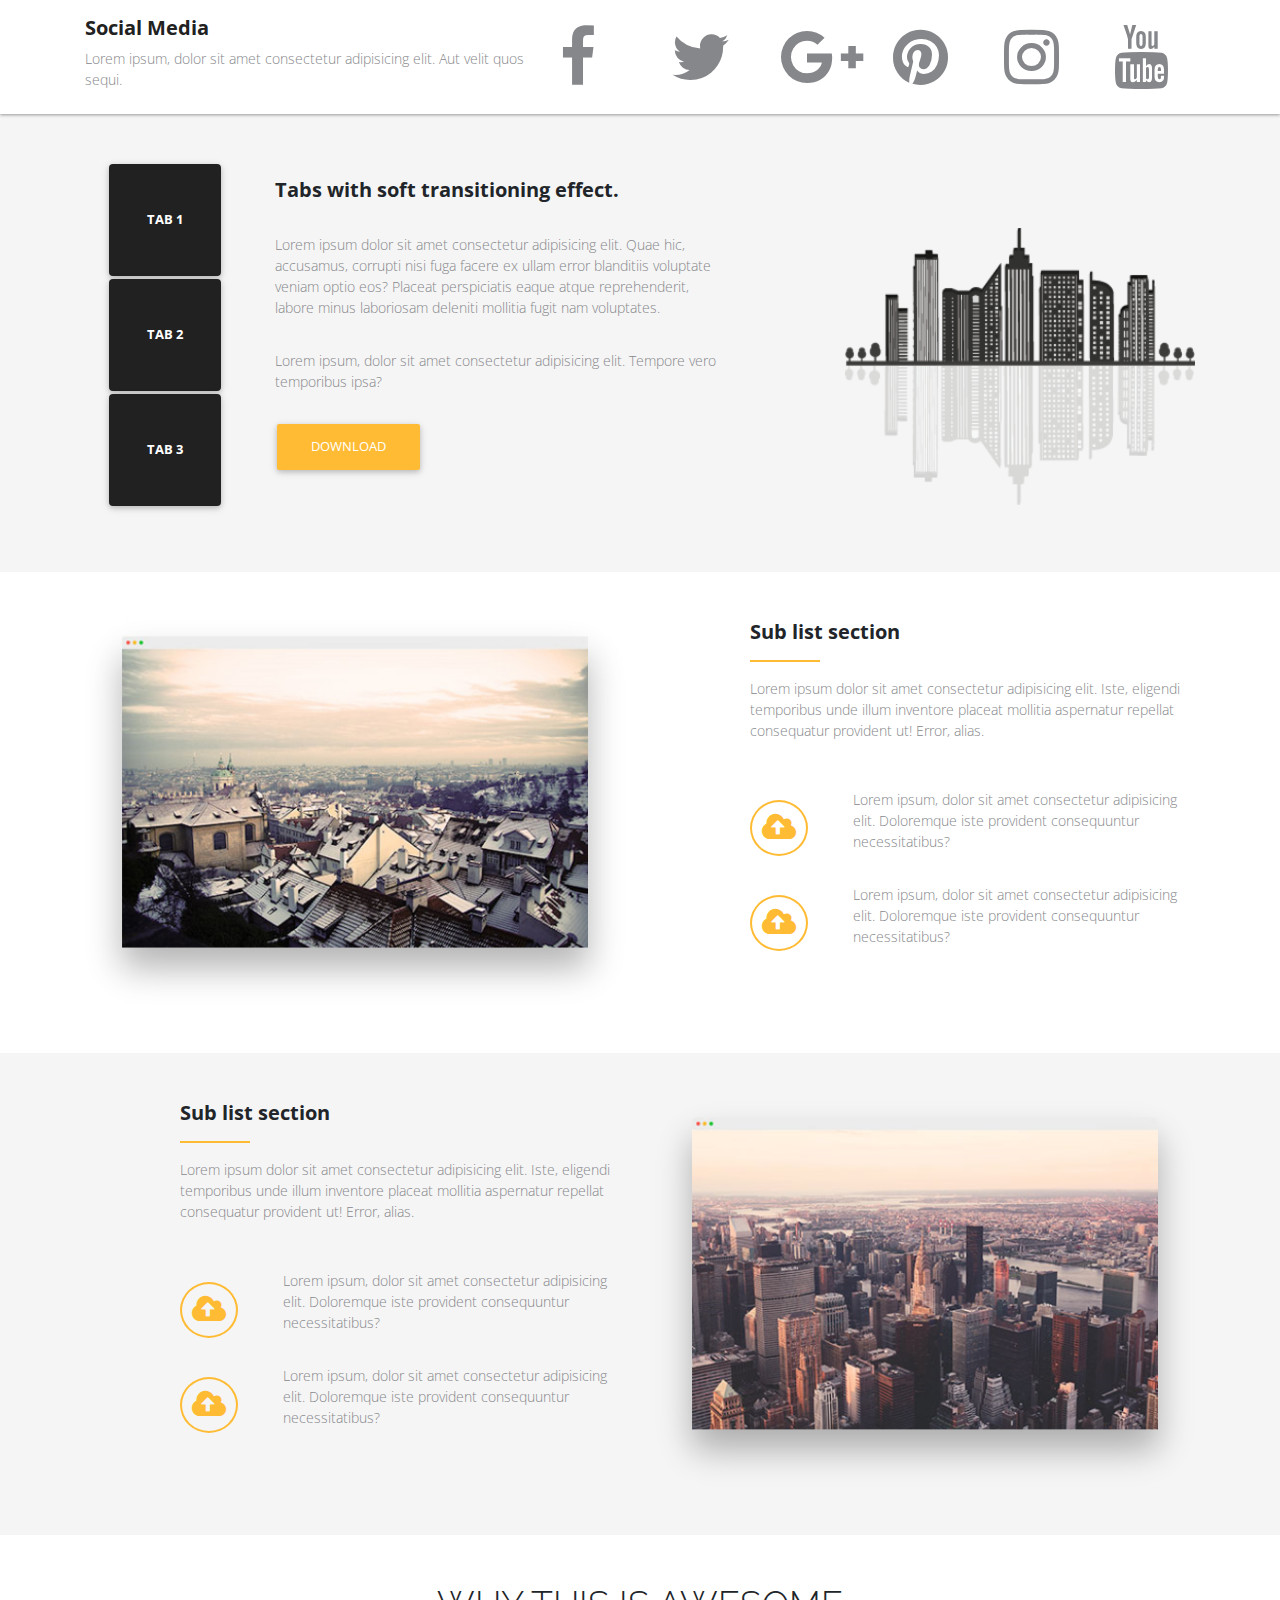
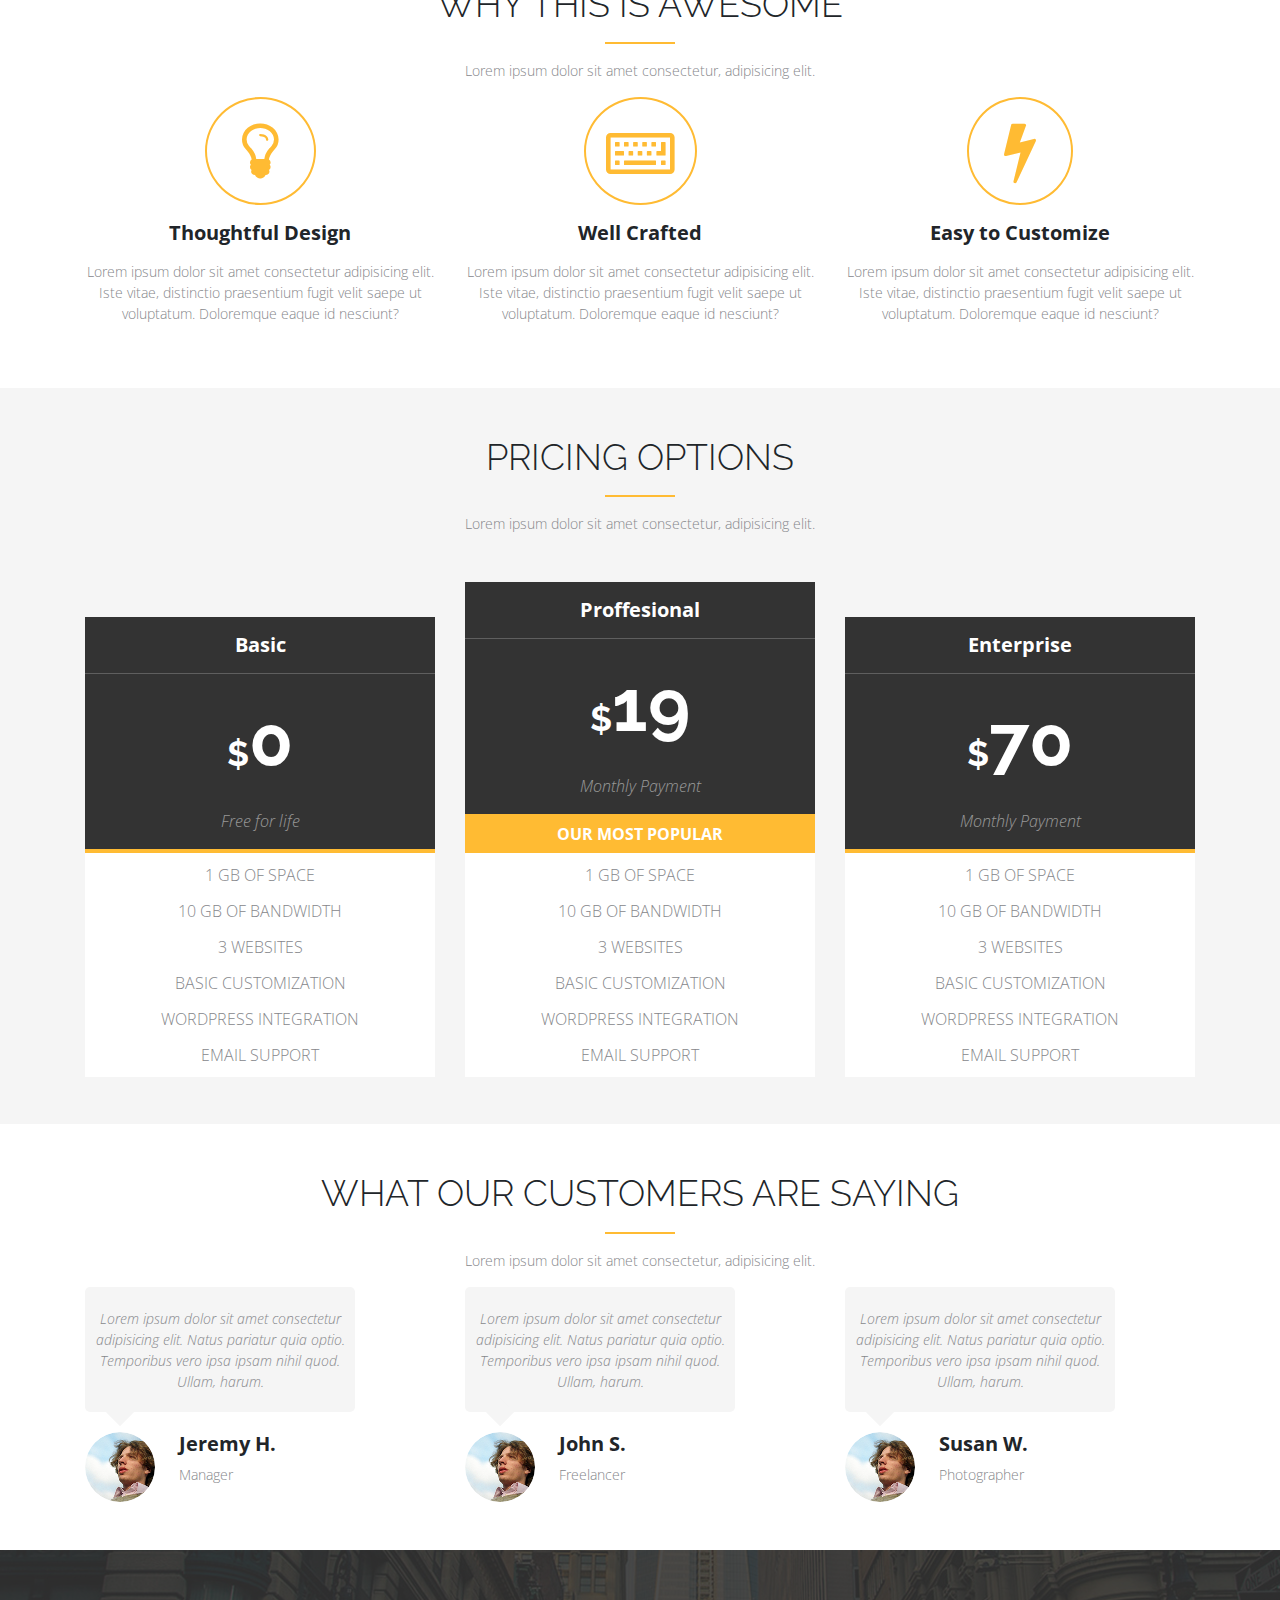
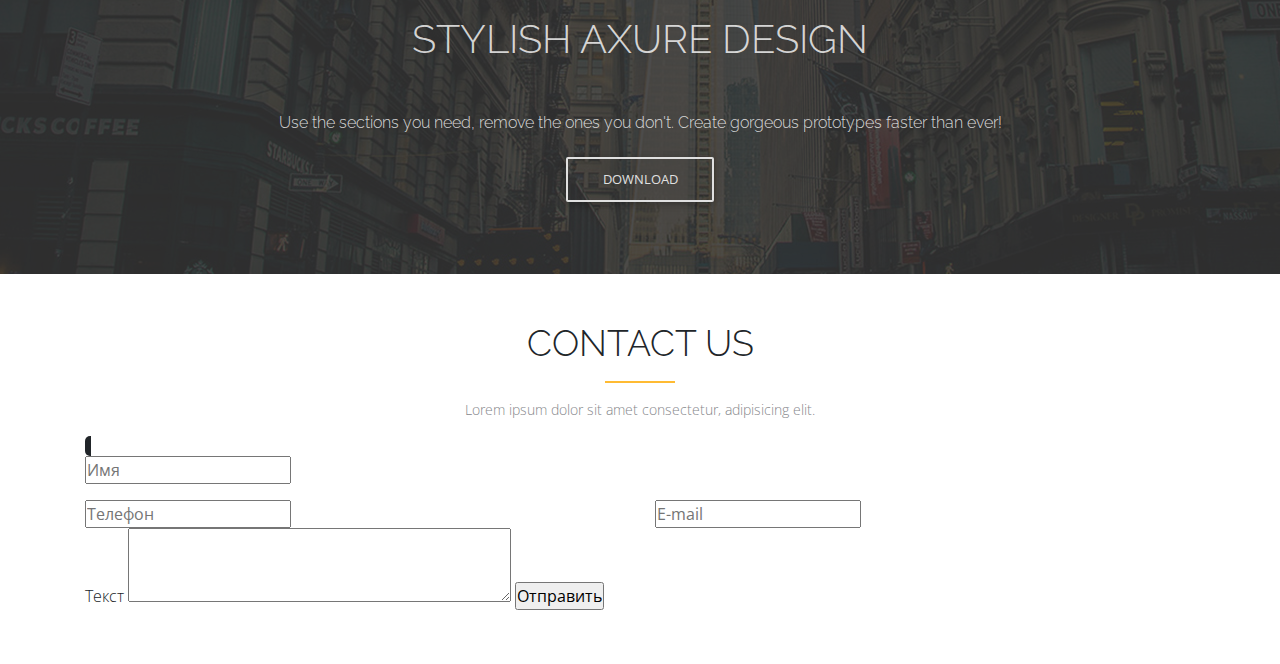
<file: MDB-Free_4.12.0/index.html>
<!DOCTYPE html>
<html lang="en">
<head>
  <meta charset="UTF-8">
  <meta name="viewport" content="width=device-width, initial-scale=1.0">
  <title>Document</title>
  <!-- MDB icon -->
  <link rel="icon" href="img/mdb-favicon.ico" type="image/x-icon">
  <!-- Font Awesome -->
  <link rel="stylesheet" href="/font-awesome-4.7.0/font-awesome-4.7.0/css/font-awesome.min.css">
  <link href="https://fonts.googleapis.com/css?family=Open+Sans:400,700|Raleway:400,700&display=swap" rel="stylesheet">
  <!-- Google Fonts Roboto -->
  <link rel="stylesheet" href="https://fonts.googleapis.com/css?family=Roboto:300,400,500,700&display=swap">
  <!-- Bootstrap core CSS -->
  <link rel="stylesheet" href="css/bootstrap.min.css">
  <!-- Material Design Bootstrap -->
  <link rel="stylesheet" href="css/mdb.min.css">
  <!-- Your custom styles (optional) -->
  <link rel="stylesheet" href="css/style.css">
</head>
<body>

<!-- Brand Bar -->
<div class="container-fluid" style="box-shadow: 0px 1px 3px 0px rgba(0, 0, 0, 0.38); position: relative; z-index: 1031;">
  <div class="container py-2">
    <div class="row align-items-center pt-2" style="color: #86878b;">
      <div class="col-lg-5 col-sm-12 brand-bar">
        <h5 class="font-weight-bold text-dark">Social Media</h5>
        <p style="font-size: 14px;">Lorem ipsum, dolor sit amet consectetur adipisicing elit. Aut velit quos sequi.</p>
      </div>
      <div class="col pb-2">
        <i class="fa fa-facebook fa-4x" aria-hidden="true"></i>
      </div>
      <div class="col pb-2">
        <i class="fa fa-twitter fa-4x" aria-hidden="true"></i>
      </div>
      <div class="col pb-2">
        <i class="fa fa-google-plus fa-4x" aria-hidden="true"></i>
      </div>
      <div class="col pb-2">
        <i class="fa fa-pinterest fa-4x" aria-hidden="true"></i>
      </div>
      <div class="col pb-2">
        <i class="fa fa-instagram fa-4x" aria-hidden="true"></i>
      </div>
      <div class="col pb-2">
        <i class="fa fa-youtube fa-4x" aria-hidden="true"></i>
      </div>
    </div>
  </div>
</div>

<!-- Features -->
<div class="container-fluid" style="background-color: #f5f5f5;">
  <div class="container py-5">
    <div class="row">
      <div class="col-lg-2 col-sm-12 flex-column align-self-center text-center mb-3">
        <button type="button" class="btn btn-dark rounded font-weight-bold btn-hover-warning" style="width: 112px; height: 112px; margin: .1rem;">TAB 1</button>
        <button type="button" class="btn btn-dark rounded font-weight-bold btn-hover-warning" style="width: 112px; height: 112px; margin: .1rem;">TAB 2</button>
        <button type="button" class="btn btn-dark rounded font-weight-bold btn-hover-warning" style="width: 112px; height: 112px; margin: .1rem;">TAB 3</button>
      </div>
      <div class="col-lg-5 col-sm-12">
        <h5 class="font-weight-bold pt-3">Tabs with soft transitioning effect.</h5>
        <p style="font-size: 14px; color: rgb(134, 135, 139);" class="pt-4">Lorem ipsum dolor sit amet consectetur adipisicing elit. Quae hic, accusamus,
           corrupti nisi fuga facere ex ullam error blanditiis voluptate veniam optio eos?
            Placeat perspiciatis eaque atque reprehenderit, labore minus laboriosam deleniti
             mollitia fugit nam voluptates.</p>
        <p style="font-size: 14px; color: rgb(134, 135, 139);" class="pt-3">Lorem ipsum, dolor sit amet consectetur adipisicing elit. Tempore vero temporibus ipsa?</p>
        <button type="button" class="btn btn-warning mt-3 text-white" style="margin: .1rem;">Download</button>
      </div>
      <div class="col-lg-4 offset-lg-1 col-sm-12 align-self-center mt-5">
        <img src="img/town.png" alt="town" class="w-100">
      </div>
    </div>
  </div>
</div>

<div class="container my-5">
  <div class="row">
    <div class="col-lg-6 col-sm-12 text-center">
      <img src="img/image_window.jpg" alt="image_window" class="w-100">
    </div>
    <div class="col-lg-5 offset-lg-1 col-sm-12">
      <h5 class="font-weight-bold mb-3">Sub list section</h5>
      <div style="width: 70px; height: 2px; background-color: #fb3;"></div>
      <p class="my-3" style="font-size: 14px; color: rgb(134, 135, 139);">
        Lorem ipsum dolor sit amet consectetur adipisicing elit.
        Iste, eligendi temporibus unde illum inventore placeat mollitia aspernatur repellat 
        consequatur provident ut! Error, alias.</p>
      
      <div class="row mt-5 align-items-center">
        <div class="col-2">
          <i class="fa fa-cloud-upload fa-2x" aria-hidden="true"
        style="border: 2px solid #fb3; border-radius: 50%; padding: 10px; color: #fb3;"></i>
        </div>
        <div class="col ml-4">
          <p style="font-size: 14px; color: rgb(134, 135, 139);">Lorem ipsum, dolor sit amet consectetur adipisicing elit. Doloremque iste provident consequuntur necessitatibus?</p>
        </div>
      </div>
      <div class="row mt-3 align-items-center">
        <div class="col-2">
          <i class="fa fa-cloud-upload fa-2x" aria-hidden="true"
        style="border: 2px solid #fb3; border-radius: 50%; padding: 10px; color: #fb3;"></i>
        </div>
        <div class="col ml-4">
          <p style="font-size: 14px; color: rgb(134, 135, 139);">Lorem ipsum, dolor sit amet consectetur adipisicing elit. Doloremque iste provident consequuntur necessitatibus?</p>
        </div>
      </div> 
    </div>
  </div>
</div>

<div class="container-fluid" style="background-color: #f5f5f5;">
  <div class="container">
    <div class="row py-5">
      <div class="col-lg-5 offset-lg-1 col-sm-12">
        <h5 class="font-weight-bold mb-3">Sub list section</h5>
        <div style="width: 70px; height: 2px; background-color: #fb3;"></div>
        <p class="my-3" style="font-size: 14px; color: rgb(134, 135, 139);">
          Lorem ipsum dolor sit amet consectetur adipisicing elit.
          Iste, eligendi temporibus unde illum inventore placeat mollitia aspernatur repellat 
          consequatur provident ut! Error, alias.</p>
        
        <div class="row mt-5 align-items-center">
          <div class="col-2">
            <i class="fa fa-cloud-upload fa-2x" aria-hidden="true"
          style="border: 2px solid #fb3; border-radius: 50%; padding: 10px; color: #fb3;"></i>
          </div>
          <div class="col ml-4">
            <p style="font-size: 14px; color: rgb(134, 135, 139);">Lorem ipsum, dolor sit amet consectetur adipisicing elit. Doloremque iste provident consequuntur necessitatibus?</p>
          </div>
        </div>
        <div class="row mt-3 align-items-center">
          <div class="col-2">
            <i class="fa fa-cloud-upload fa-2x" aria-hidden="true"
          style="border: 2px solid #fb3; border-radius: 50%; padding: 10px; color: #fb3;"></i>
          </div>
          <div class="col ml-4">
            <p style="font-size: 14px; color: rgb(134, 135, 139);">Lorem ipsum, dolor sit amet consectetur adipisicing elit. Doloremque iste provident consequuntur necessitatibus?</p>
          </div>
        </div> 
      </div>
      <div class="col-lg-6 col-sm-12 text-center">
        <img src="img/image_right_standard.png" alt="image_window" class="w-100">
      </div>
    </div>
  </div>
</div>

<!-- Our process -->
<div class="container my-5">
  <h1 class="text-uppercase text-center mb-3" style="font-size: 36px; font-family: 'Raleway', sans-serif;">Why this is awesome</h1>
  <div style="width: 70px; height: 2px; background-color: #fb3; margin-left: auto; margin-right: auto;"></div>
  <p class="text-center my-3" style="font-size: 14px; color: rgb(134, 135, 139);">Lorem ipsum dolor sit amet consectetur, adipisicing elit.</p>

  <div class="row text-center">
    <div class="col-lg-4 col-md-6 col-sm-12">
      <i class="fa fa-lightbulb-o fa-4x" aria-hidden="true"
        style="border: 2px solid #fb3; border-radius: 50%; padding: 20px 35px; color: #fb3;"></i>
      <h5 class="text-center my-3 font-weight-bold">Thoughtful Design</h5>
      <p class="text-center my-3" style="font-size: 14px; color: rgb(134, 135, 139);">Lorem ipsum dolor sit amet consectetur adipisicing elit. 
        Iste vitae, distinctio praesentium fugit velit saepe ut voluptatum. Doloremque eaque id nesciunt?</p>
    </div>
    <div class="col-lg-4 col-md-6 col-sm-12">
      <i class="fa fa-keyboard-o fa-4x" aria-hidden="true"
        style="border: 2px solid #fb3; border-radius: 50%; padding: 20px; color: #fb3;"></i>
      <h5 class="text-center my-3 font-weight-bold">Well Crafted</h5>
      <p class="text-center my-3" style="font-size: 14px; color: rgb(134, 135, 139);">Lorem ipsum dolor sit amet consectetur adipisicing elit. 
        Iste vitae, distinctio praesentium fugit velit saepe ut voluptatum. Doloremque eaque id nesciunt?</p>
    </div>
    <div class="col-lg-4 col-md-6 col-sm-12">
      <i class="fa fa-bolt fa-4x" aria-hidden="true"
        style="border: 2px solid #fb3; border-radius: 50%; padding: 20px 35px; color: #fb3;"></i>
      <h5 class="text-center my-3 font-weight-bold">Easy to Customize</h5>
      <p class="text-center my-3" style="font-size: 14px; color: rgb(134, 135, 139);">Lorem ipsum dolor sit amet consectetur adipisicing elit. 
        Iste vitae, distinctio praesentium fugit velit saepe ut voluptatum. Doloremque eaque id nesciunt?</p>
    </div>
  </div>
</div>

<!-- Pricing -->

<div class="container-fluid" style="background-color: #f5f5f5;">
  <div class="container py-5">
    <h1 class="text-uppercase text-center mb-3" style="font-size: 36px; font-family: 'Raleway', sans-serif;">Pricing options</h1>
    <div style="width: 70px; height: 2px; background-color: #fb3; margin-left: auto; margin-right: auto;"></div>
    <p class="text-center my-3" style="font-size: 14px; color: rgb(134, 135, 139);">Lorem ipsum dolor sit amet consectetur, adipisicing elit.</p>

    <div class="row mt-5 align-items-end">
      <div class="col-lg-4 col-md-6 col-sm-12">
        <div class="pricing">
          <h5 class="text-center pt-3 text-white font-weight-bold">Basic</h5>
          <div class="pricing-line-top mt-3"></div>
          <h1 class="text-center text-white font-weight-bold my-4" style="font-size: 72px; font-family: 'Raleway', sans-serif;">
            <span class="text-white font-weight-bold" style="font-size: 35px; font-family: 'Raleway', sans-serif;">$</span>0
          </h1>
          <p class="mb-3 text-center" style="color: rgba(255, 255, 255, 0.502)"><i>Free for life</i></p>
          <div class="pricing-line-down"></div>
          <div class="pricing-list">
            <ul class="py-1 text-center text-uppercase" style="color: #86878b">
              <li>1 gb of space</li>
              <li>10 gb of bandwidth</li>
              <li>3 websites</li>
              <li>basic customization</li>
              <li>wordpress integration</li>
              <li>email support</li>
            </ul>
          </div>
        </div>
      </div>

      <div class="col-lg-4 col-md-6 col-sm-12">
        <div class="pricing-popular">
          <h5 class="text-center pt-3 text-white font-weight-bold">Proffesional</h5>
          <div class="pricing-line-top mt-3"></div>
          <h1 class="text-center text-white font-weight-bold my-4" style="font-size: 72px; font-family: 'Raleway', sans-serif;">
            <span class="text-white font-weight-bold" style="font-size: 35px; font-family: 'Raleway', sans-serif;">$</span>19
          </h1>
          <p class="mb-3 text-center" style="color: rgba(255, 255, 255, 0.502)"><i>Monthly Payment</i></p>
          <div class="pricing-line-down-popular text-center font-weight-bold pt-2">Our most popular</div>
          <div class="pricing-list">
            <ul class="py-1 text-center text-uppercase" style="color: #86878b">
              <li>1 gb of space</li>
              <li>10 gb of bandwidth</li>
              <li>3 websites</li>
              <li>basic customization</li>
              <li>wordpress integration</li>
              <li>email support</li>
            </ul>
          </div>
        </div>
      </div>

      <div class="col-lg-4 col-md-6 col-sm-12">
        <div class="pricing">
          <h5 class="text-center pt-3 text-white font-weight-bold">Enterprise</h5>
          <div class="pricing-line-top mt-3"></div>
          <h1 class="text-center text-white font-weight-bold my-4" style="font-size: 72px; font-family: 'Raleway', sans-serif;">
            <span class="text-white font-weight-bold" style="font-size: 35px; font-family: 'Raleway', sans-serif;">$</span>70
          </h1>
          <p class="mb-3 text-center" style="color: rgba(255, 255, 255, 0.502)"><i>Monthly Payment</i></p>
          <div class="pricing-line-down"></div>
          <div class="pricing-list">
            <ul class="py-1 text-center text-uppercase" style="color: #86878b">
              <li>1 gb of space</li>
              <li>10 gb of bandwidth</li>
              <li>3 websites</li>
              <li>basic customization</li>
              <li>wordpress integration</li>
              <li>email support</li>
            </ul>
          </div>
        </div>
      </div>
    </div>
  </div>
</div>


<!-- Testimonials -->
<div class="container py-5">
  <h1 class="text-uppercase text-center mb-3" style="font-size: 36px; font-family: 'Raleway', sans-serif;">What our customers are saying</h1>
  <div style="width: 70px; height: 2px; background-color: #fb3; margin-left: auto; margin-right: auto;"></div>
  <p class="text-center my-3" style="font-size: 14px; color: rgb(134, 135, 139);">Lorem ipsum dolor sit amet consectetur, adipisicing elit.</p>

  <div class="row">
    <div class="col-lg-4 col-md-6 col-sm-12">
      <div class="coments">
        <p class="text-center my-3" style="font-size: 14px; color: rgb(134, 135, 139);">
        <i>Lorem ipsum dolor sit amet consectetur adipisicing elit. Natus pariatur quia optio. 
          Temporibus vero ipsa ipsam nihil quod. Ullam, harum.</i>
        </p>
      </div>
      <div class="coments-arrow"></div>
      <div class="coments-photo">
        <img src="img/avatar_2_u231.png" alt="photo" style="width: 70px; border-radius: 50%;">
        <div class="d-flex flex-column ml-4">
          <h5 class="font-weight-bold">Jeremy H.</h3>
          <p style="font-size: 14px; color: rgb(134, 135, 139);">Manager</p>
        </div>
      </div>
    </div>
    <div class="col-lg-4 col-md-6 col-sm-12">
      <div class="coments">
        <p class="text-center my-3" style="font-size: 14px; color: rgb(134, 135, 139);">
        <i>Lorem ipsum dolor sit amet consectetur adipisicing elit. Natus pariatur quia optio. 
          Temporibus vero ipsa ipsam nihil quod. Ullam, harum.</i>
        </p>
      </div>
      <div class="coments-arrow"></div>
      <div class="coments-photo">
        <img src="img/avatar_2_u231.png" alt="photo" style="width: 70px; border-radius: 50%;">
        <div class="d-flex flex-column ml-4">
          <h5 class="font-weight-bold">John S.</h3>
          <p style="font-size: 14px; color: rgb(134, 135, 139);">Freelancer</p>
        </div>
      </div>
    </div>
    <div class="col-lg-4 col-md-6 col-sm-12">
      <div class="coments">
        <p class="text-center my-3" style="font-size: 14px; color: rgb(134, 135, 139);">
        <i>Lorem ipsum dolor sit amet consectetur adipisicing elit. Natus pariatur quia optio. 
          Temporibus vero ipsa ipsam nihil quod. Ullam, harum.</i>
        </p>
      </div>
      <div class="coments-arrow"></div>
      <div class="coments-photo">
        <img src="img/avatar_2_u231.png" alt="photo" style="width: 70px; border-radius: 50%;">
        <div class="d-flex flex-column ml-4">
          <h5 class="font-weight-bold">Susan W.</h3>
          <p style="font-size: 14px; color: rgb(134, 135, 139);">Photographer</p>
        </div>
      </div>
    </div>
  </div>
</div>

<!-- Custom Section -->
<div class="container-fluid custom-bg">
  <h1 class="text-uppercase text-center mb-5" style="font-family: 'Raleway', sans-serif;">STYLISH AXURE DESIGN</h1>
  <p style="font-family: 'Raleway', sans-serif;">Use the sections you need, remove the ones you don't.  Create gorgeous prototypes faster than ever!</p>
  <button type="button" class="btn btn-outline-light">Download</button>
</div>

<!-- Contact Us -->
<div class="container py-5">
  <h1 class="text-uppercase text-center mb-3" style="font-size: 36px; font-family: 'Raleway', sans-serif;">Contact Us</h1>
  <div style="width: 70px; height: 2px; background-color: #fb3; margin-left: auto; margin-right: auto;"></div>
  <p class="text-center my-3" style="font-size: 14px; color: rgb(134, 135, 139);">Lorem ipsum dolor sit amet consectetur, adipisicing elit.</p>

  <div class="form-container">
    <div class="note"></div>
    <div class="fields">
      <form class="ajax-contact-form" action="">
        <p><input type="text" name="name" value="" placeholder="Имя"></p>
        <div class="row">
          <div class="col"><input type="tel" name="tel" value="" placeholder="Телефон"></div>
          <div class="col"><input type="email" name="email" value="" placeholder="E-mail"></div>
          </div>
        <label>Текст</label>
        <textarea name="message" cols="40" rows="3"></textarea>
        <input type="submit" name="submit" class="form-container__btn" value="Отправить">
      </form>
    </div>
  </div>
</div>





  <!-- jQuery -->
  <script type="text/javascript" src="js/jquery.min.js"></script>
  <!-- Bootstrap tooltips -->
  <script type="text/javascript" src="js/popper.min.js"></script>
  <!-- Bootstrap core JavaScript -->
  <script type="text/javascript" src="js/bootstrap.min.js"></script>
  <!-- MDB core JavaScript -->
  <script type="text/javascript" src="js/mdb.min.js"></script>
  <!-- Your custom scripts (optional) -->
  <script type="text/javascript"></script>
  <script src="contactform.js"></script>

</body>
</html>
</file>
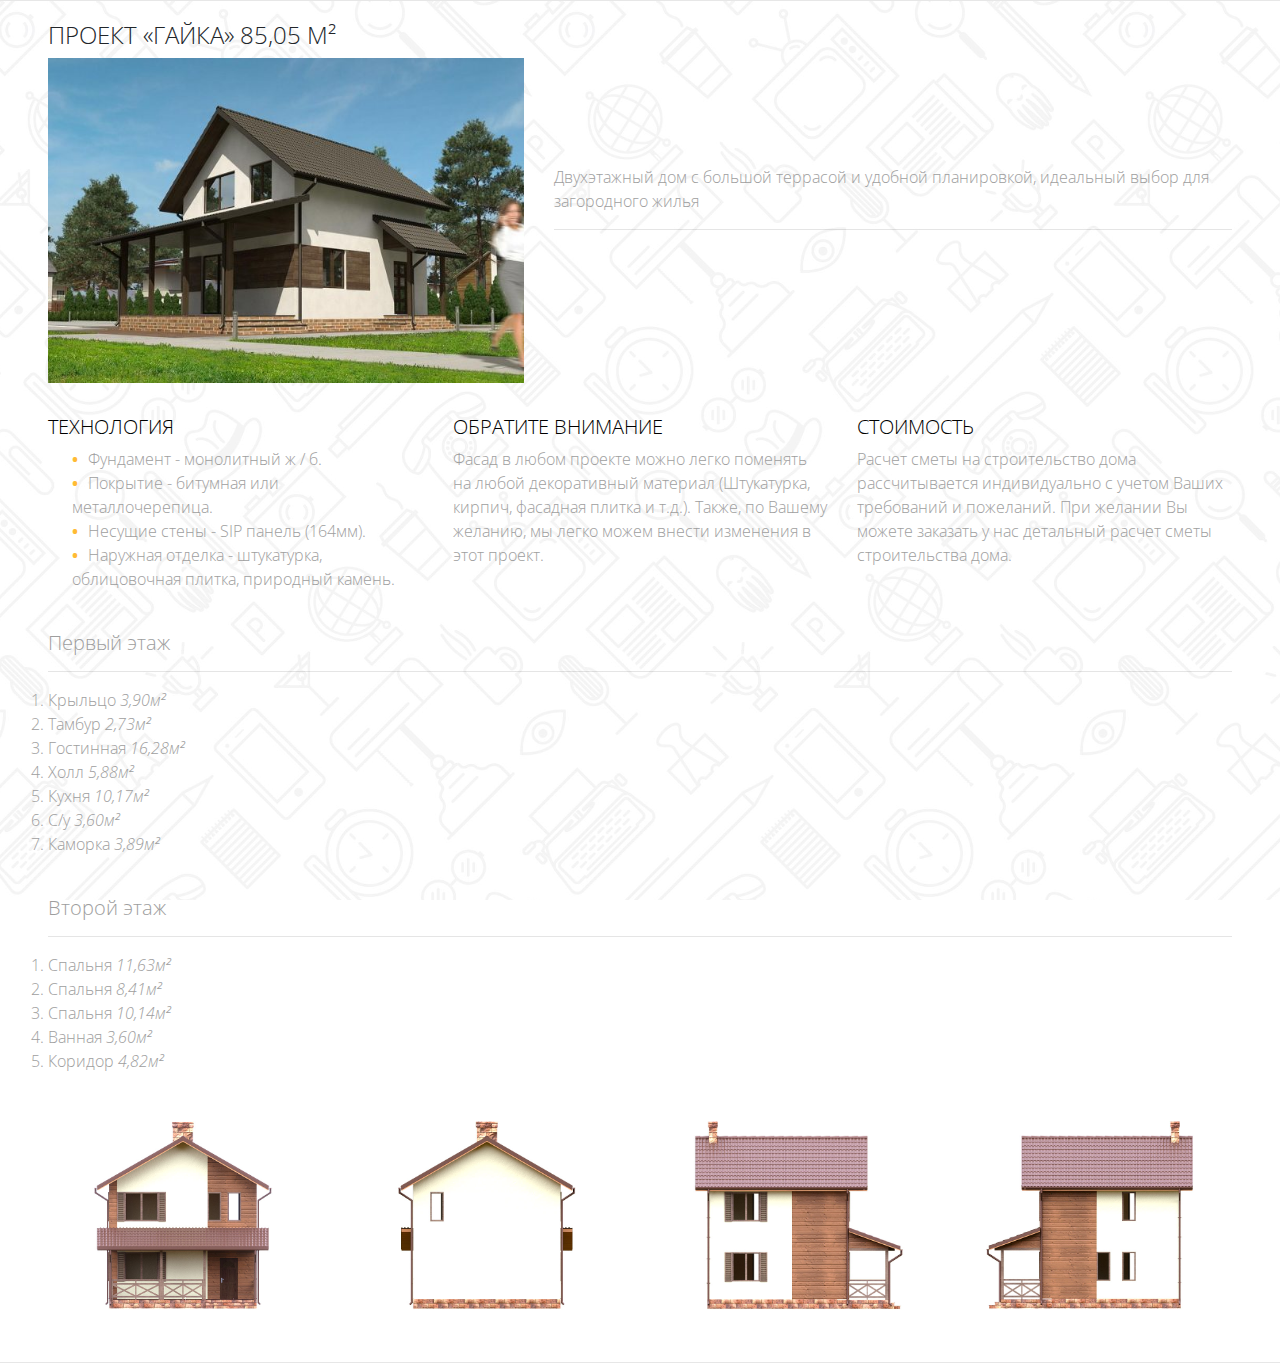
<file: gayka.html>
<!DOCTYPE html>
<html lang="en">
<head>
  <meta charset="UTF-8">
  <meta name="viewport" content="width=device-width, initial-scale=1.0">
  <title>gayka</title>
  <link rel="icon" href="https://img.icons8.com/dusk/64/000000/structural.png">
  <!-- Font Awesome -->
  <link rel="stylesheet" href="font-awesome-4.7.0/font-awesome-4.7.0/css/font-awesome.min.css">
  <link href="https://fonts.googleapis.com/css?family=Open+Sans:400,700|Raleway:400,700&display=swap" rel="stylesheet">
  <!-- Google Fonts Roboto -->
  <link rel="stylesheet" href="https://fonts.googleapis.com/css?family=Roboto:300,400,500,700&display=swap">
  <!-- Bootstrap core CSS -->
  <link rel="stylesheet" href="../../css/bootstrap.min.css">
  <!-- Material Design Bootstrap -->
  <link rel="stylesheet" href="../../css/mdb.min.css">
  <!-- Your custom styles (optional) -->
  <link rel="stylesheet" href="../../css/style.css">
</head>
<body>
    <div class="container-fluid fixed-bg px-5 " style="background-image: url(../../img/mr-white-pattern.jpg);">
        <div class="row d-flex align-items-center">
            <div class="col-md-5 col-sm-12">
                <h4>ПРОЕКТ «ГАЙКА» 85,05 M²</h4>
                <img src="../../img/home100/projects100/anastasia/anastasia-1-600x410.jpg" alt="gayka" class="w-100 pb-2">
            </div>
            <div class="col-md-7 col-sm-12">
                <p class="grey-text">Двухэтажный дом с большой террасой и удобной планировкой, идеальный выбор для загородного жилья
                </p>
                <hr>
            </div>
        </div>

        <div class="row d-flex justify-content-center py-4 grey-text">
            <div class="col-lg-4 col-md-6 col-sm-12 pb-3">
                <h5 class="text-uppercase black-text">ТЕХНОЛОГИЯ</h5>
                <ul class="ml-4">
                    <li class="li-projects">Фундамент - монолитный ж / б.</li>
                    <li class="li-projects">Покрытие - битумная или металлочерепица.</li>
                    <li class="li-projects">Несущие стены - SIP панель (164мм).</li>
                    <li class="li-projects">Наружная отделка - штукатурка, облицовочная плитка, природный камень.</li>
                </ul>
            </div>
            <div class="col-lg-4 col-md-6 col-sm-12">
                <h5 class="text-uppercase black-text">ОБРАТИТЕ ВНИМАНИЕ</h5>
                <p>Фасад в любом проекте можно легко поменять на любой декоративный материал 
                    (Штукатурка, кирпич, фасадная плитка и т.д.). 
                    Также, по Вашему желанию, мы легко можем внести изменения в этот проект.
                </p>
            </div>
            <div class="col-lg-4 col-md-6 col-sm-12">
                <h5 class="text-uppercase black-text">Стоимость</h5>
                <p>
                    Расчет сметы на строительство дома рассчитывается индивидуально с учетом Ваших требований и пожеланий. 
                    При желании Вы можете заказать у нас детальный расчет сметы строительства дома.
                </p>
            </div>
        </div>

        <div class="row pb-4 grey-text">
            <div class="col-12">
                <h5>Первый этаж</h5>
                <hr>
                <ol>
                    <li>Крыльцо <i>3,90м<sup><small>2</small></sup></i></li>
                    <li>Тамбур <i>2,73м<sup><small>2</small></sup></i></li>
                    <li>Гостинная <i>16,28м<sup><small>2</small></sup></i></li>
                    <li>Холл <i>5,88м<sup><small>2</small></sup></i></li>
                    <li>Кухня <i>10,17м<sup><small>2</small></sup></i></li>
                    <li>С/у <i>3,60м<sup><small>2</small></sup></i></li>
                    <li>Каморка <i>3,89м<sup><small>2</small></sup></i></li>
                </ol>
            </div>
        </div>

        <div class="row pb-4 grey-text">
            <div class="col-12">
                <h5>Второй этаж</h5>
                <hr>
                <ol>
                    <li>Спальня <i>11,63м<sup><small>2</small></sup></i></li>
                    <li>Спальня <i>8,41м<sup><small>2</small></sup></i></li>
                    <li>Спальня <i>10,14м<sup><small>2</small></sup></i></li>
                    <li>Ванная <i>3,60м<sup><small>2</small></sup></i></li>
                    <li>Коридор <i>4,82м<sup><small>2</small></sup></i></li>
                </ol>
            </div>
        </div>

        <div class="row pb-4">
            <div class="col-lg-3 col-md-6 col-sm-12">
                <img src="../../img/home100/projects100/gayka/fasad1-3.jpg" class="w-100" alt="fasad1">
            </div>
            <div class="col-lg-3 col-md-6 col-sm-12">
                <img src="../../img/home100/projects100/gayka/fasad2-3.jpg" class="w-100" alt="fasad2">
            </div>
            <div class="col-lg-3 col-md-6 col-sm-12">
                <img src="../../img/home100/projects100/gayka/fasad3-3.jpg" class="w-100" alt="fasad3">
            </div>
            <div class="col-lg-3 col-md-6 col-sm-12">
                <img src="../../img/home100/projects100/gayka/fasad4-3.jpg" class="w-100" alt="fasad4">
            </div>
        </div>
    </div>
    
</body>
</html>
</file>
<file: MDB-Free_4.12.0/css/style.css>
* {
  padding: 0;
  margin: 0;
  font-family: "Open Sans", sans-serif;
}

li {
  list-style-type: none;
  line-height: 36px;
}

li:hover {
  border-top: 2px solid grey;
  border-bottom: 2px solid grey;
  cursor: pointer;
}

ul {
  margin-bottom: 0;
}

.btn-hover-warning:hover {
  color: #212529 !important;
  background-color: #fb3 !important;
  border-color: #fb3 !important;
}

@media screen and (max-width: 992px) {
    .brand-bar {
        text-align: center;
    }
}

.pricing {
  width: 350px;
  height: 459px;
  background-color: #333333;
}

.pricing-popular {
  width: 350px;
  height: 494px;
  background-color: #333333;
}

.pricing-line-top {
  height: 1px;
  width: 350px;
  background-color: rgba(124, 124, 124, 0.603);
}

.pricing-line-down {
  height: 4px;
  width: 350px;
  background-color: #fb3
}

.pricing-line-down-popular {
  height: 39px;
  width: 350px;
  color: #ffffff;
  background-color: #fb3;
  text-transform: uppercase;
}

.pricing-list {
  width: 350px;
  background-color: #ffffff;
}

.coments {
  width: 270px;
  height: 125px;
  padding: 5px 10px;
  background-color: #f5f5f5;
  border-radius: 5px;
}

.coments-arrow {
  background-color: #f5f5f5;
  width: 20px;
  height: 20px;
  margin-left: 25px;
  margin-top: -10px;
  transform: rotate(45deg);
}

.coments-photo {
  width: 270px;
  display: flex;
  margin-top: 10px;
}

.custom-bg {
  background-color: rgba(0,0,0,0.7);
  background-blend-mode: darken;
  background-image: url(/MDB-Free_4.12.0/img/u25_state0.jpg);
  height: 324px;
  display: flex;
  flex-direction: column;
  justify-content: center;
  align-items: center;
  color: rgba(255, 255, 255, 0.8);
}
</file>
<file: css/style.css>
* {
  padding: 0;
  margin: 0;
  font-family: "Open Sans", sans-serif;
  scroll-behavior: smooth;
}

ul li {
  list-style-type: none;
}

ul {
  margin-bottom: 0;
}

.navbar {
  padding: .4rem 1rem;
}

.navbar-collapse {
  color: #8795a1;
}

.navbar-collapse a:hover {
  color: #fb3 !important;
}

.slider-img {
  height: 100vh;
  max-height: 650px;
}

.nav-link {
  color: #8795a1 !important;
}

.nav-item {
   line-height: 36px;
}

.navbar-expand-lg .navbar-nav .nav-link {
  padding-right: 1rem;
  padding-left: 1rem;
}

.navbar::after {
  background-image: linear-gradient(90deg, #fb3, #00b78b, #fb3);
  height: 4px;
  position: absolute;
  left: 0;
  width: 100%;
  content: "";
  top: 100%;
}

.carousel-caption {
  left: 25%;
  right: 25%;
}

.arrow-down {
  color: white;
  margin-top: 1.5rem;
  cursor: pointer;
}
.arrow-down:active {
  opacity: 0.5;
}

.brand-header-icon {
  color: #fb3;
}

.brand-icon {
  margin-left: auto;
  margin-right: auto;
  color: #fb3;
  width: 10rem;
  border: 2px solid #fb3;
  padding: 0.5rem 0.8rem;
  border-radius: 5px;
}

@media (max-width: 480px) {
  .carousel-caption {
    bottom: 0%;
  }
  .carousel-caption h1 {
    font-size: 1.25rem;
    margin-top: 0.5rem !important;
    margin-bottom: 0.5rem !important;
  }
  .carousel-inner img {
    height: 350px;
  }
  .carousel-caption p {
    display: none;
  }
  .arrow-down {
    margin-top: 0;
  }
}

@media screen and (max-width: 480px) {
  .form2 .form2-field {
    width: 280px !important;
  }
  .btn2-inside {
    margin-left: 0 !important;
    margin-top: 5px;
  }
}

@media screen and (min-width: 481px) and (max-width: 767px) {
  .carousel-caption h1 {
    font-size: 1.5rem;
    margin-top: 1rem !important;
    margin-bottom: 1rem !important;
  }
  .carousel-caption p {
    display: none;
  }
  .carousel-caption {
    padding-top: 0;
    padding-bottom: 0;
  }
  .arrow-down {
    margin-top: 0;
  }
}

@media screen and (min-width: 810px) and (max-width: 813px) {
  .carousel-caption h1 {
    font-size: 1.5rem;
    margin-top: 1rem !important;
    margin-bottom: 1rem !important;
  }
  .carousel-caption p {
    display: none;
  }
  .carousel-caption {
    padding-top: 0;
    padding-bottom: 0;
  }
  .arrow-down {
    margin-top: 0;
  }
}

@media (max-width: 767px) {
  .tab {
    height: 70px !important;
  }
}

.orange-line {
  width: 70px; 
  height: 2px; 
  background-color: #fb3; 
  margin-left: auto; 
  margin-right: auto;
}

.fixed-bg {
  background-attachment: fixed;
  background-position: center center;
  background-size: 560px;
  padding: 20px 0;
  border-bottom: 1px solid #e7e7e7;
  border-top: 1px solid #e7e7e7;
}

.projectImg {
  border-radius: 9px;
  box-shadow: 1px 1px 11px #330033;
}
.btn {
  padding: 10px;
}

.tab {
  width: 112px;
  height: 112px;
  margin: 0.1rem;
  font-weight: bold;
  border-radius: 0.3rem;
}

.activeTab,
.tab:hover {
  background-color: #fb3 !important;
}

@media screen and (max-width: 992px) {
  .brand-bar {
    text-align: center;
  }
}

#section2,
#section3,
#sectionImg2,
#sectionImg3 {
  display: none;
}

.card-body {
  text-align: center;
}
.card-img, .card-img-top {
  height: 13rem;
}

#project200 {
  display: none;
}

#project300 {
  display: none;
}

.prising-group {
  margin-top: 3rem;
  display: flex;
  align-items: flex-end;
  justify-content: space-around;
  flex-wrap: wrap;
}

.pricing {
  width: 15rem;
  height: 459px;
  background-color: #333333;
  margin-bottom: 2rem;
}

.pricing-popular {
  width: 15rem;
  height: 494px;
  background-color: #333333;
  margin-bottom: 2rem;
}

.pricing-line-top {
  height: 1px;
  width: 15rem;
  background-color: rgba(124, 124, 124, 0.603);
}

.pricing-line-down {
  height: 4px;
  width: 15rem;
  background-color: #fb3;
}

.pricing-line-down-popular {
  height: 39px;
  width: 15rem;
  color: #ffffff;
  background-color: #fb3;
  text-transform: uppercase;
}

.pricing-list {
  width: 15rem;
  background-color: #ffffff;
}

.coments {
  width: 270px;
  height: 125px;
  padding: 5px 10px;
  background-color: #f5f5f5;
  border-radius: 5px;
}

.coments-arrow {
  background-color: #f5f5f5;
  width: 20px;
  height: 20px;
  margin-left: 25px;
  margin-top: -10px;
  transform: rotate(45deg);
}

.coments-photo {
  width: 270px;
  display: flex;
  margin-top: 10px;
}

.custom-bg {
  background-position: center center;
  height: 324px;
  background-size: cover;
  background-attachment: fixed;
  display: flex;
  align-items: center;
  justify-content: center;
  color: rgba(255, 255, 255, 0.8);
  position: relative;
}

.custom-bg:after {
  content: "";
  position: absolute;
  top: 0;
  left: 0;
  right: 0;
  bottom: 0;
  background: rgba(0, 0, 0, 0.6);
  z-index: 2;
}

.custom-bg-content {
  position: relative;
  z-index: 3;
  text-align: center;
  max-width: 650px;
  margin-left: auto;
  margin-right: auto;
}

.btn2 {
  display: inline-block;
  background: transparent;
  color: inherit;
  font: inherit;
  border: 0;
  outline: 0;
  padding: 0;
  transition: all 200ms ease-in;
  cursor: pointer;
}

.btn2-primary {
  background: #7f8ff4;
  color: #fff;
  box-shadow: 0 0 10px 2px rgba(0, 0, 0, 0.1);
  border-radius: 5px;
  padding: 10px 12px;
}

.btn2-inside {
  margin-left: -96px;
}

.form2 .form2-field {
  width: 360px;
  background: #fff;
  color: #a3a3a3;
  font: inherit;
  box-shadow: 0 6px 10px 0 rgba(0, 0, 0, 0.1);
  border: 2px solid #7f8ff4;
  border-radius: 2px;
  padding: 1rem 0.8rem;
}

footer {
  padding: 1.5rem 0;
  width: 100%;
  position: relative;
  background-color: #f5f5f5;
  display: flex;
  align-items: center;
}

footer::before {
  background-image: linear-gradient(90deg, #fb3, #00b78b, #fb3);
  height: 4px;
  position: absolute;
  left: 0;
  width: 100%;
  content: "";
  top: 0;
}

.li-projects::before {
  content: "\2022";
  color: #fb3;
  font-weight: bold;
  display: inline-block; 
  width: 1em;
}
</file>
